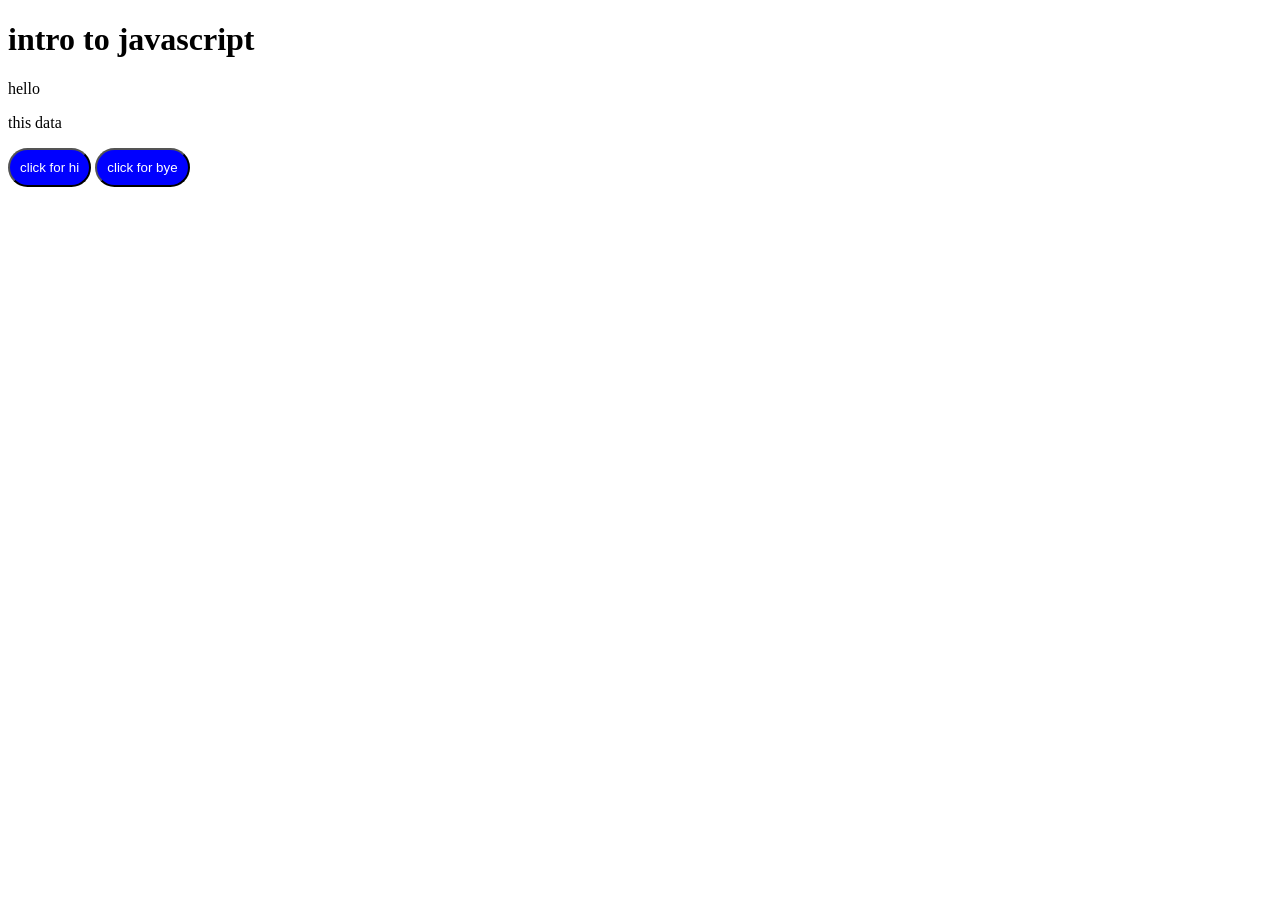
<file: javascript/index.html>
<!doctype html>
<html lang="en">
  <head>
    <meta charset="UTF-8" />
    <meta name="viewport" content="width=device-width, initial-scale=1.0" />
    <link rel="stylesheet" href="index.css" />

    <title>Document</title>
  </head>
  <body>
    <h1>intro to javascript</h1>
    <p>hello</p>
    <div>
      <p>this data</p>
    </div>
    <button id="hibutton" class="test-button">click for hi</button>
    <button id="byebutton" class="test-button">click for bye</button>
    <script src="/javascript/javascript-test.js"></script>
    <script src="/javascript/variables.js"></script>
  </body>
</html>
</file>
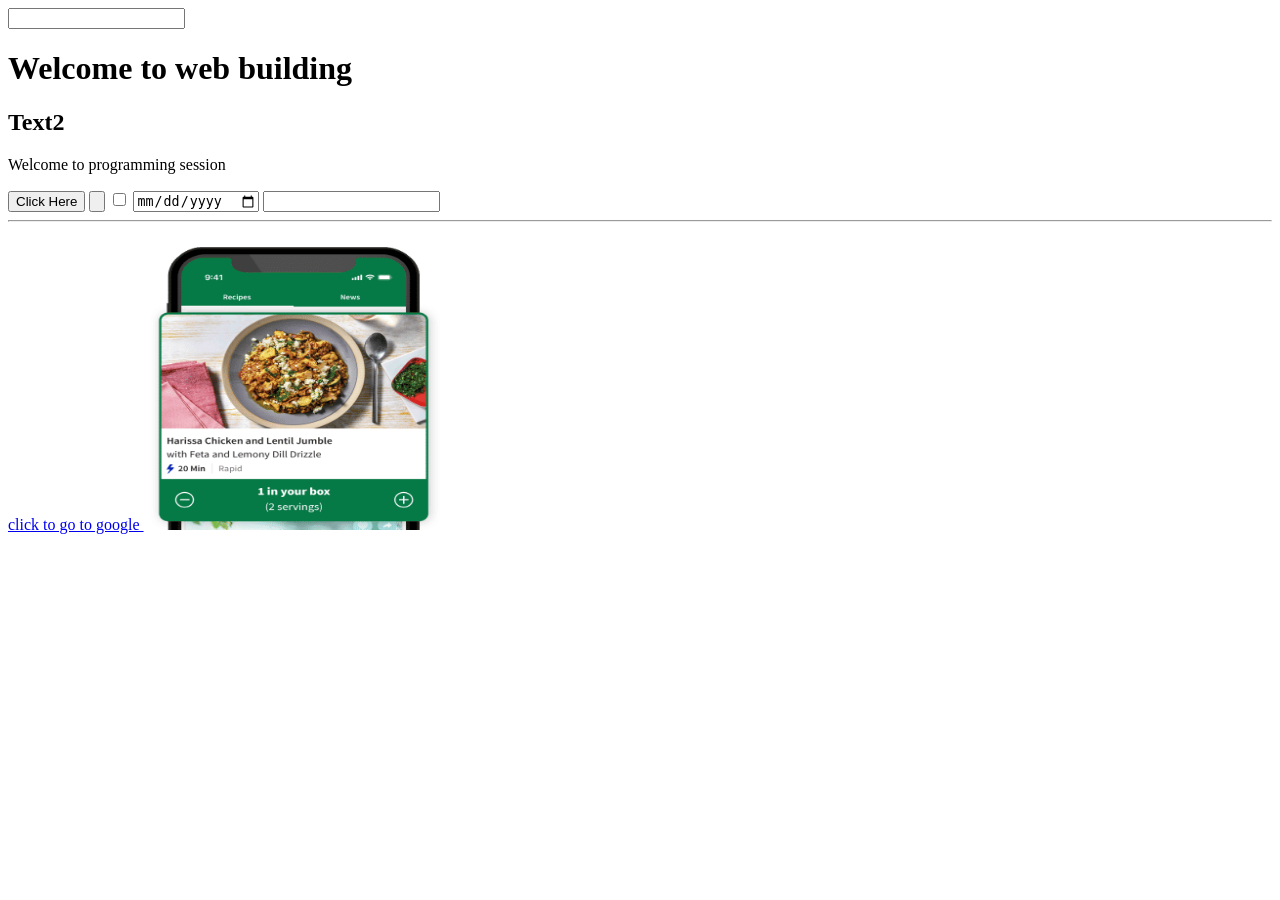
<file: previous/index.html>
<html>
  <input>
    <h1>Welcome to web building</h1>
    <h2>Text2</h2>
    <p>Welcome to programming session</p>
    <button>Click Here</button>

    <input type="button"/>
    <input type="checkbox" />

    <input type="date" />
    <input type="search" />
    <hr/>

   <div class="">
     <a href="http://www.google.com"> click to go to google </a>
    <img  src="./iPhone8plus-UK-01+1.png" width="300" height="300"/>
   </div>


  </body>
</html>
</file>
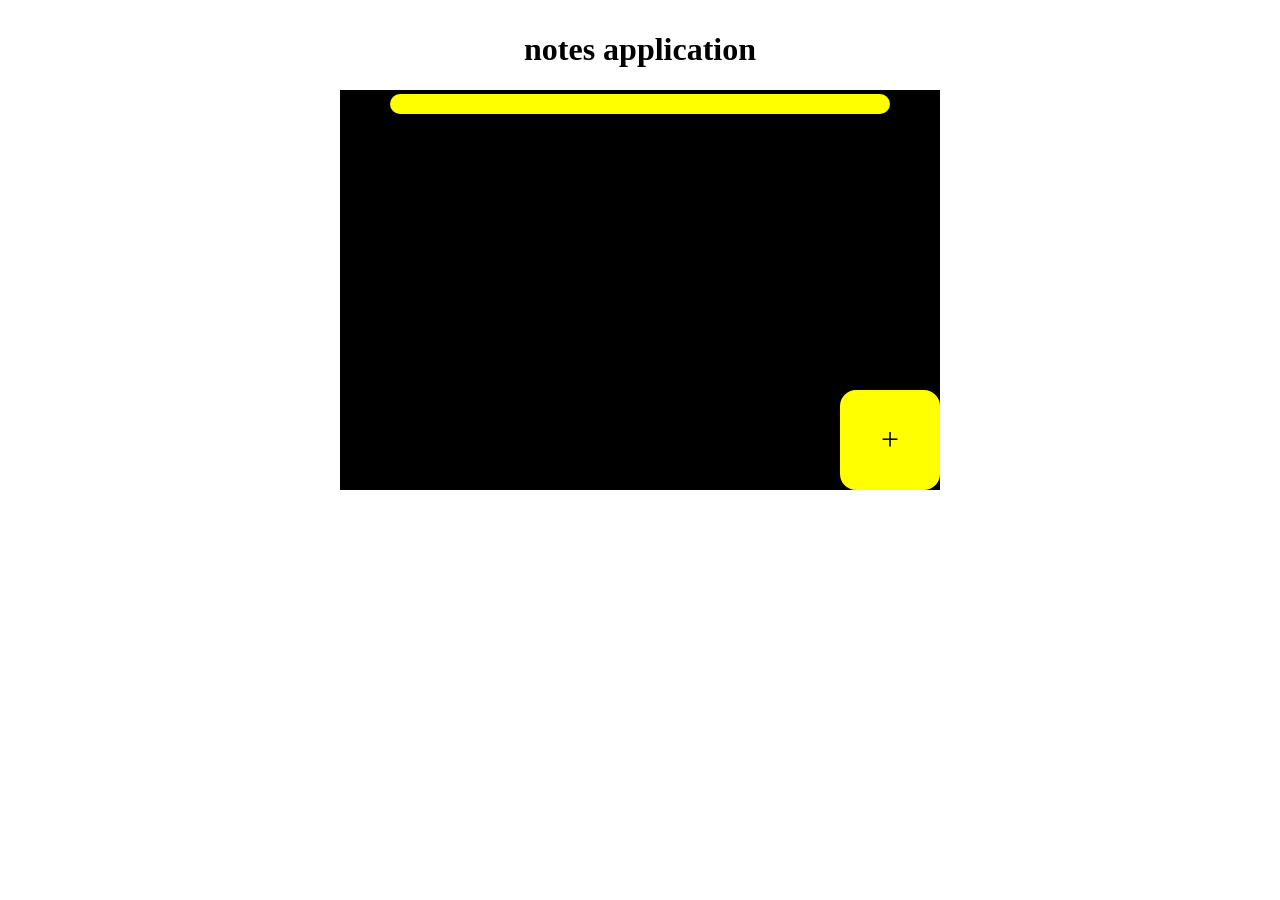
<file: web-app/index.html>
<!doctype html>
<html lang="en">
  <head>
    <meta charset="UTF-8" />
    <meta name="viewport" content="width=device-width, initial-scale=1.0" />
    <link rel="stylesheet" href="style.css" />
    <title>Document</title>
  </head>
  <body>
    <h1>notes application</h1>
    <div class="app-container">
      <div class="notes-container">
        <div class="note"></div>
      </div>

      <div class="add-button">+</div>
    </div>

    <div class="new-note">
      <input type="text" name="" id="textbox" class="text-input" />
    </div>
    <script src="./note.js"></script>
  </body>
</html>
</file>
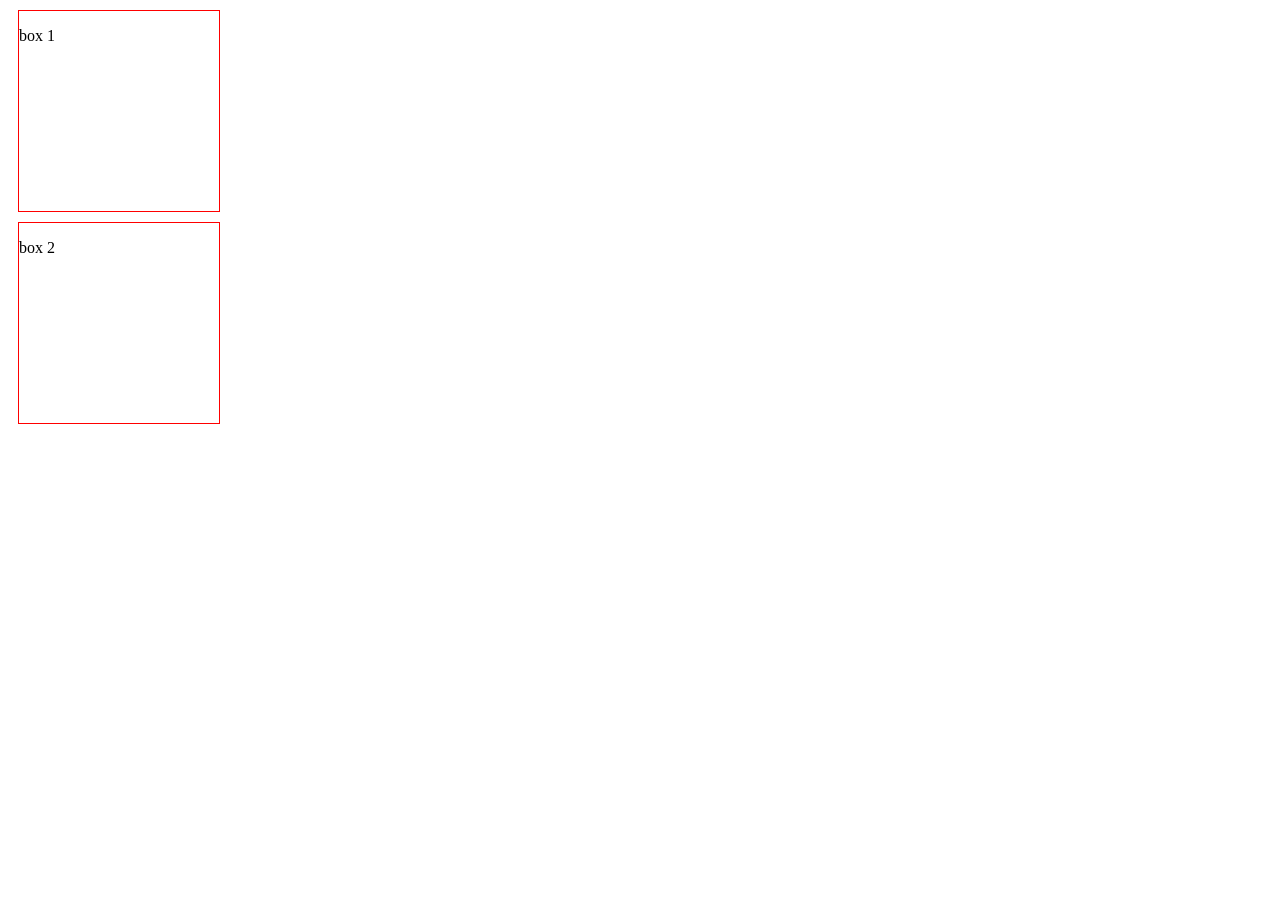
<file: javascript/function.html>
<!doctype html>
<html lang="en">
  <head>
    <link rel="stylesheet" href="./data-structures/function-style.css" />
    <meta charset="UTF-8" />
    <meta name="viewport" content="width=device-width, initial-scale=1.0" />
    <title>Document</title>
  </head>
  <body>
    <div>
      <div class="box1">
        <p>box 1</p>
      </div>
      <div class="box2">
        <p>box 2</p>
      </div>
    </div>
    <script src="./data-structures/function-data.js"></script>
  </body>
</html>
</file>
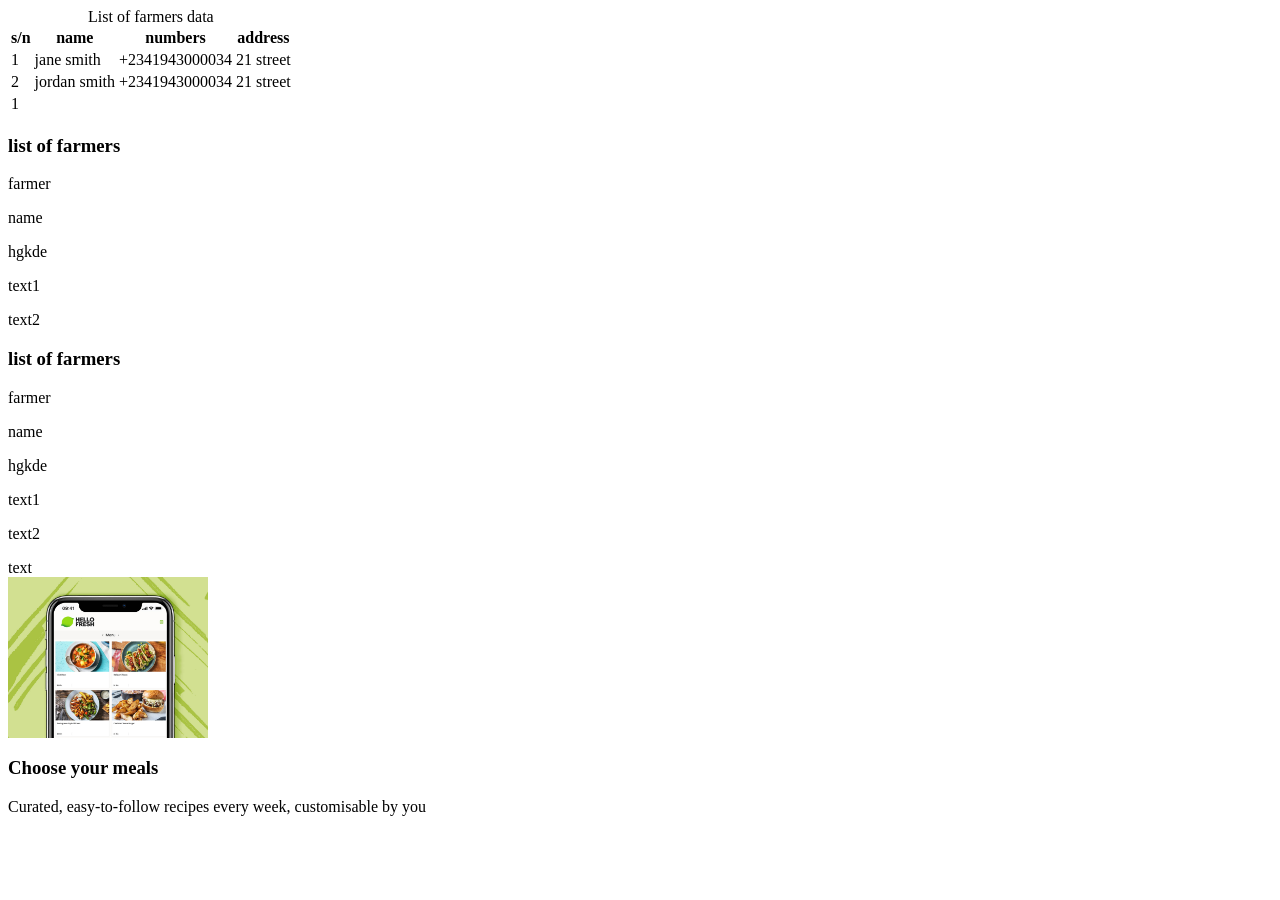
<file: previous/lesson2.html>
<body>
  <table>
    <caption>
      List of farmers data
    </caption>
    <th>s/n</th>
    <th>name</th>
    <th>numbers</th>
    <th>address</th>
    <tr>
      <td>1</td>
      <td>jane smith</td>
      <td>+2341943000034</td>
      <td>21 street</td>
    </tr>
    <tr>
      <td>2</td>
      <td>jordan smith</td>
      <td>+2341943000034</td>
      <td>21 street</td>
    </tr>
    <tr>
      <td>1</td>
    </tr>
  </table>

  <div>
    <h3>list of farmers</h3>
    <p>farmer</p>
    <p>name</p>
    <p>hgkde</p>

    <p>text1</p>
    <p>text2</p>
  </div>

  <div>
    <h3>list of farmers</h3>
    <p>farmer</p>
    <p>name</p>
    <p>hgkde</p>

    <p>text1</p>
    <p>text2</p>
  </div>
  <span> text </span>

  <div>
    <img src="h1.jfif" width="200px" />
    <h3>Choose your meals</h3>
    <p>Curated, easy-to-follow recipes every week, customisable by you</p>
  </div>
  <article></article>
</body>
</file>
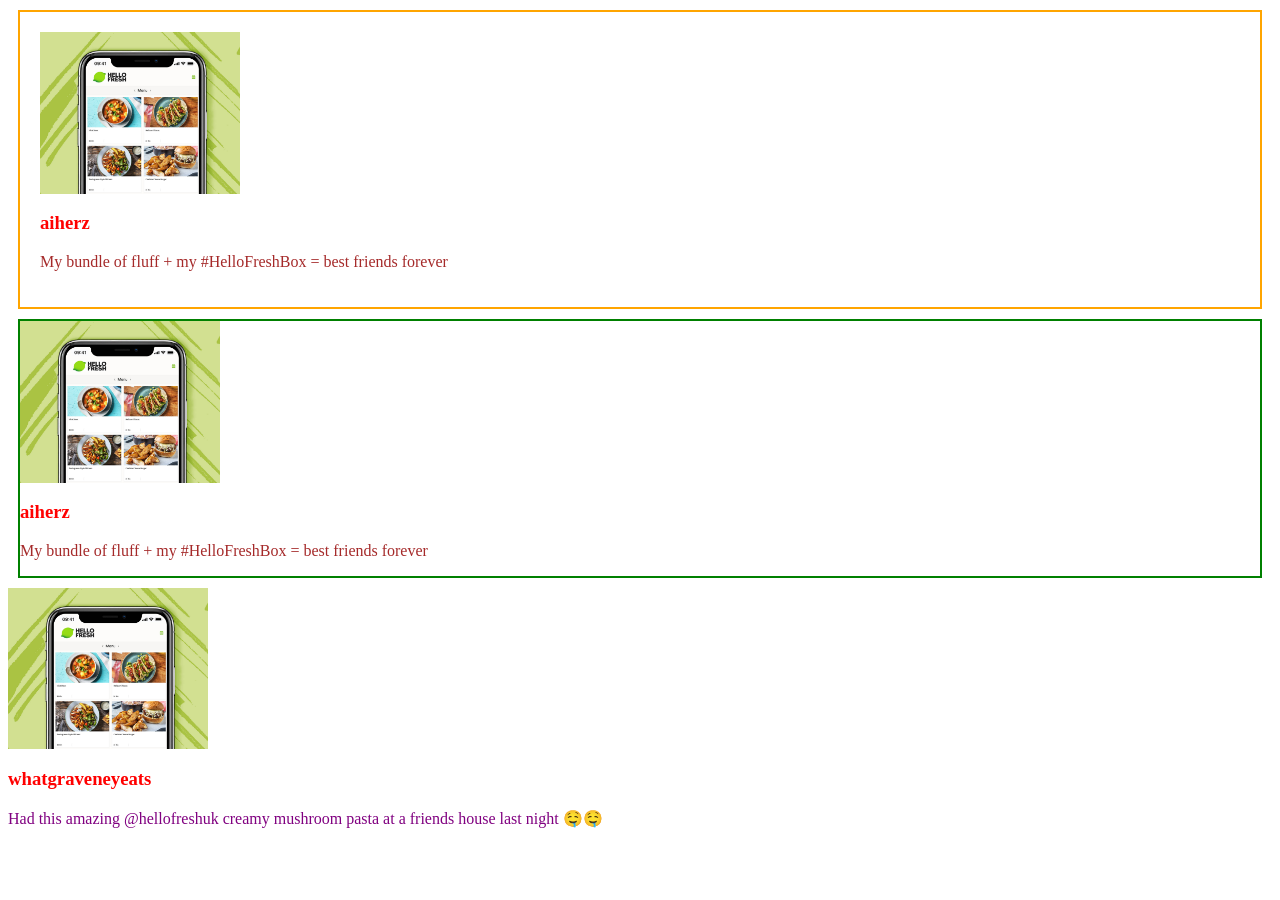
<file: previous/lesson3.html>
<html>
  <head>
    <link rel="stylesheet" href="style.css" />
  </head>

  <body>
    <div class="div1">
      <img src="h1.jfif" width="200" />
      <h3>aiherz</h3>
      <p class="textClass">
        My bundle of fluff + my #HelloFreshBox = best friends forever
      </p>
    </div>
    <div class="div2">
      <img src="h1.jfif" width="200" />
      <h3>aiherz</h3>
      <p class="textClass">
        My bundle of fluff + my #HelloFreshBox = best friends forever
      </p>
    </div>

    <div class="div3">
      <img src="h1.jfif" width="200" />
      <h3>whatgraveneyeats</h3>
      Had this amazing @hellofreshuk creamy mushroom pasta at a friends house
      last night 🤤🤤
    </div>
  </body>
</html>
</file>
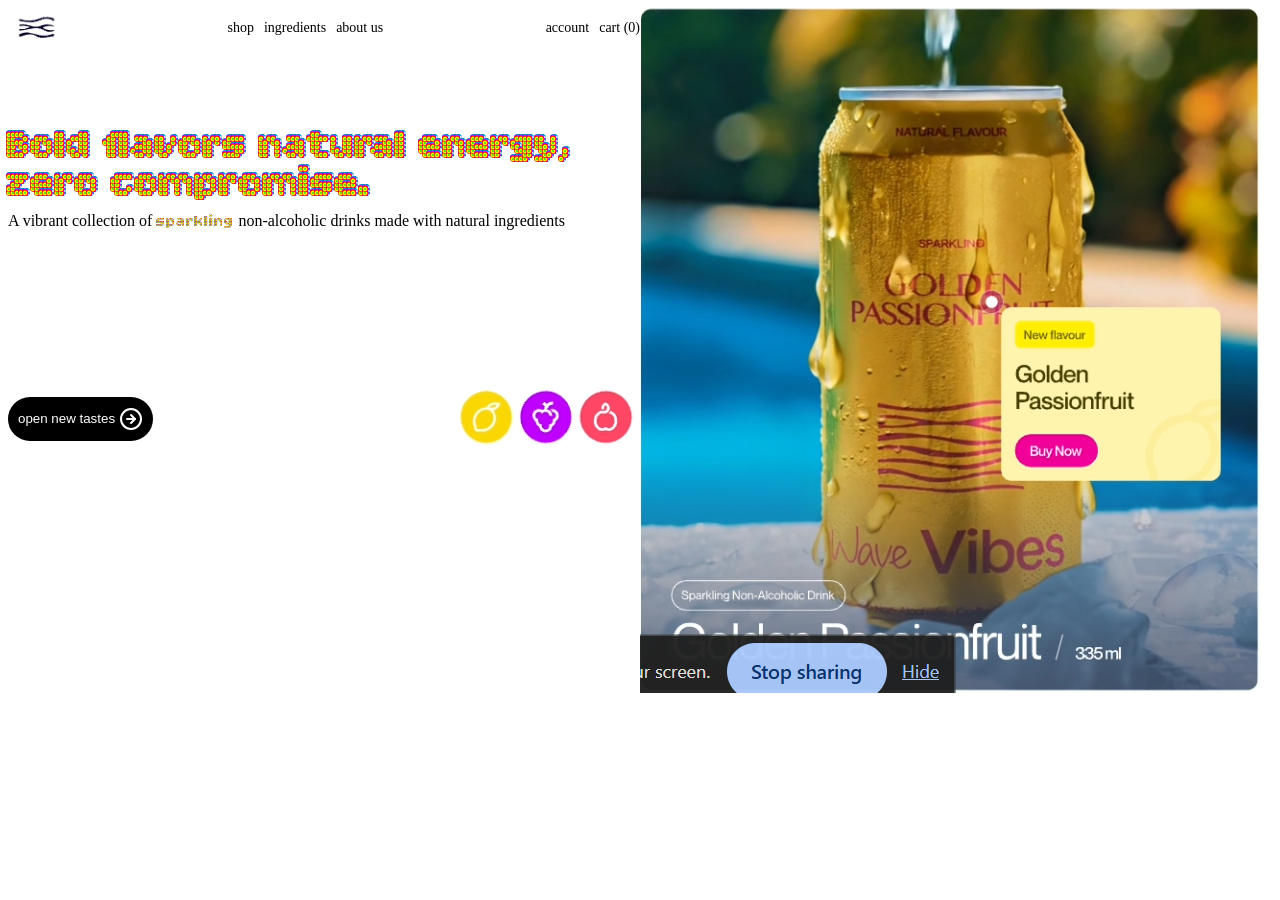
<file: simple-web-page/home.html>
<html>
  <head>
    <link rel="stylesheet" href="./home.css" />
    <link rel="preconnect" href="https://fonts.googleapis.com" />
    <link rel="preconnect" href="https://fonts.gstatic.com" crossorigin />
    <link
      href="https://fonts.googleapis.com/css2?family=Bitcount+Prop+Double+Ink:wght@100..900&display=swap"
      rel="stylesheet"
    />
  </head>
  <body>
    <div class="left-side">
      <nav class="nav-links">
        <div><img src="./logo.png" /></div>
        <div class="shop-links">
          <a href="./shop.html">shop</a>
          <a href="/ingredients">ingredients</a>
          <a href="/about">about us</a>
        </div>
        <div class="account-links">
          <a href="/account">account</a>
          <a href="/cart">cart (0)</a>
        </div>
      </nav>

      <div class="text-body">
        <h2 class="main-text">Bold flavors natural energy, zero compromise.</h2>
        <p class="sub-text">
          A vibrant collection of
          <span class="sparkling-class">sparkling</span> non-alcoholic drinks
          made with natural ingredients
        </p>
      </div>

      <div class="footer">
        <button class="main-button">
          open new tastes
          <svg
            xmlns="http://www.w3.org/2000/svg"
            width="24"
            height="24"
            viewBox="0 0 24 24"
            fill="none"
            stroke="currentColor"
            stroke-width="2"
            stroke-linecap="round"
            stroke-linejoin="round"
            class="lucide lucide-circle-arrow-right-icon lucide-circle-arrow-right"
          >
            <circle cx="12" cy="12" r="10" />
            <path d="m12 16 4-4-4-4" />
            <path d="M8 12h8" />
          </svg>
        </button>
        <img src="./buttons-images.png" alt="buttons images" />
      </div>
    </div>

    <div class="right-side">
      <img src="./can-drink.png" alt="" />
    </div>
  </body>
</html>
</file>
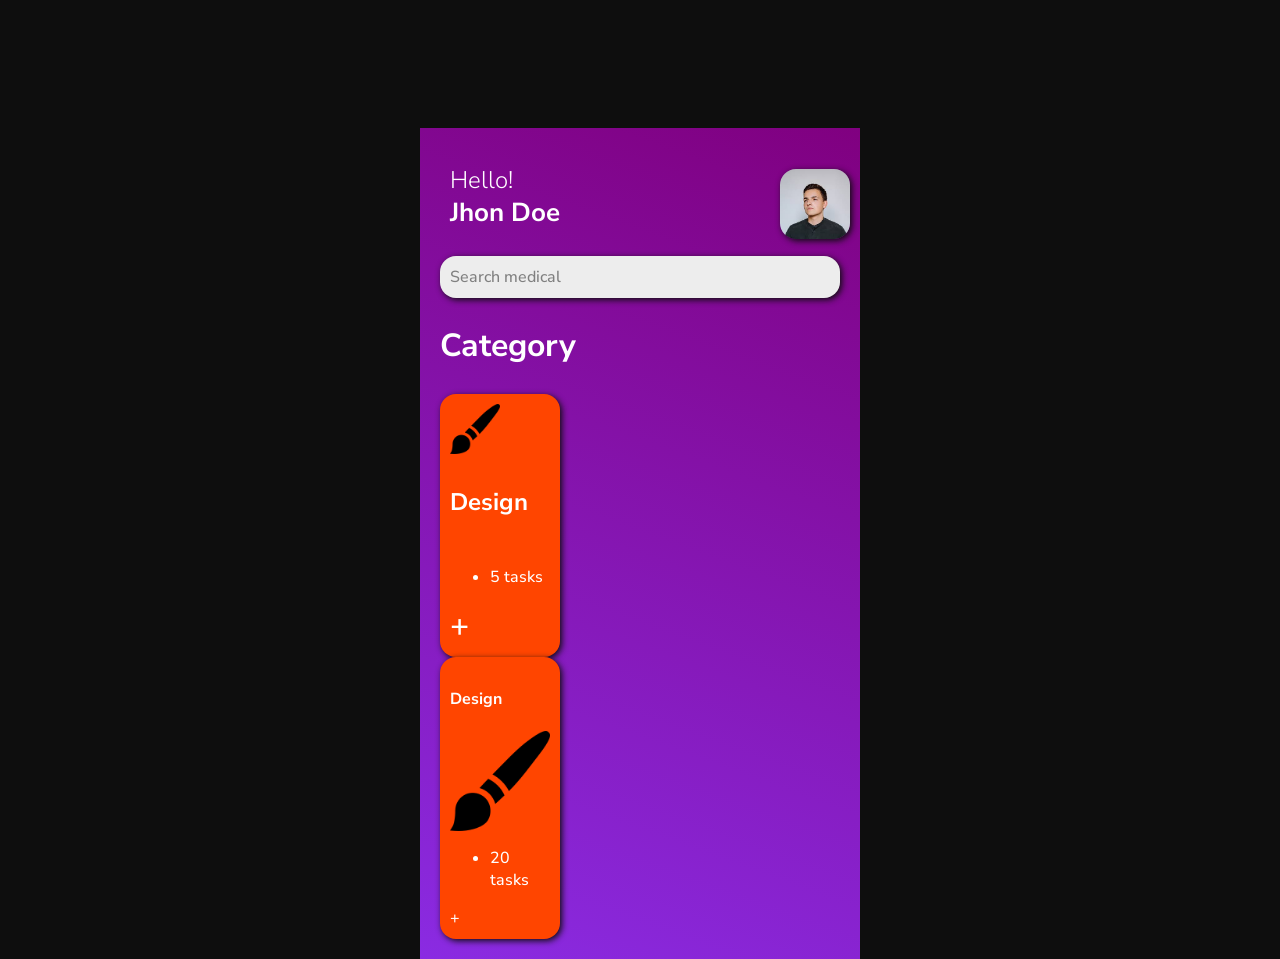
<file: projects/todo-app/ui/homepage.html>
<!doctype html>
<html lang="en">
  <head>
    <meta charset="UTF-8" />
    <meta name="viewport" content="width=device-width, initial-scale=1.0" />
    <title>Managely</title>
    <link rel="stylesheet" href="../css/styles.css" />
    <link rel="preconnect" href="https://fonts.googleapis.com" />
    <link rel="preconnect" href="https://fonts.gstatic.com" crossorigin />
    <link
      href="https://fonts.googleapis.com/css2?family=Nunito+Sans:ital,opsz,wght@0,6..12,200..1000;1,6..12,200..1000&display=swap"
      rel="stylesheet"
    />
  </head>
  <body>
    <main class="main-app">
      <section>
        <!-- user details section -->
        <div class="user-details">
          <div class="greeting">
            <h4 class="greeting-message">Hello!</h4>
            <p class="user-name">Jhon Doe</p>
          </div>
          <div class="user-image">
            <img
              class="user-dp"
              src="../images/user-picture.jpg"
              alt="user image"
            />
          </div>
        </div>
        <!-- search section -->
        <div class="search-section">
          <span></span>
          <div class="search-bar" contenteditable="true">Search medical</div>
          <span class=""></span>
        </div>
      </section>
      <!-- categories section -->
      <section class="categories-section">
        <h1 class="category-title">Category</h1>
        <div class="categoryList">
          <div class="category category-id">
            <img
              src="../images/brush.png"
              alt="brush "
              width="50px"
              height="50px"
            />
            <h4 class="list-title">Design</h4>
            <ul>
              <li>5 tasks</li>
            </ul>
            <span class="add-category">+</span>
          </div>
        </div>
      </section>

      <!-- tasks list section -->
    </main>
    <script type="module" src="../scripts/homepage.js"></script>
  </body>
</html>
</file>
<file: javascript/index.css>
button {
  background-color: blue;
  border-radius: 50px;
  padding: 10px;
  color: white;
}
</file>
<file: web-app/style.css>
body {
  display: flex;
  justify-content: center;
  align-items: center;
  padding: 10px;
  border-radius: 50px;
  flex-direction: column;
  width: 500px;
  margin: 0 auto;
}

.app-container {
  display: flex;
  flex-direction: column;
  background-color: #000;
  min-height: 400px;
  width: 600px;
}
.notes-container {
  display: flex;
  flex-direction: column;
  gap: 2px;
}

.note {
  background-color: yellow;
  width: 80%;
  padding: 10px;
  margin: 4px auto;
  border-radius: 16px;
}

.add-button {
  width: 100px;
  height: 100px;
  color: black;
  background-color: yellow;
  border-radius: 16px;
  margin-left: auto;
  margin-top: auto;
  display: flex;
  justify-content: center;
  align-items: center;
  font-size: 32px;
  cursor: pointer;
}

.new-note {
  background-color: black;
  border: 1px solid yellow;
  color: yellow;
  padding: 8px;
  width: 450px;
  height: 300px;
  border-radius: 16px;
  display: none;
}

.appear {
  display: block;
}

.text-input {
  background-color: yellow;
  color: black;
  width: 90%;
  outline: none;
  padding: 20px;
  border: none;
  border-radius: 16px;
}
</file>
<file: javascript/data-structures/function-style.css>
.box1,
.box2 {
  width: 200px;
  height: 200px;
  border: 1px solid red;
  margin: 10px;
  cursor: pointer;
}

.moveBox {
  background-color: blue;
  transform: translateY(200px);
}
</file>
<file: previous/style.css>
div {
  color: purple;
}

h3 {
  color: red;
}

.div1 {
  color: darkseagreen;
  border: 2px solid blueviolet;
  margin: 10px;
  border: 2px solid orange;
  padding: 20px;
}

.div2 {
  color: gold;
  margin: 10px;
  border: 2px solid green;
}

p {
  color: brown;
}
</file>
<file: simple-web-page/home.css>
body {
  display: flex;
  flex-direction: row;
  font-weight: 400;
  font-family: "Montserrat";
}

.left-side {
  width: 50%;
}

.right-side {
  width: 50%;
}

.nav-links {
  display: flex;
  align-items: center;
  justify-content: space-between;
}
a {
  color: black;
  list-style: none;
  font-weight: 500;
  font-size: 14px;
  text-decoration: none;
}

.shop-links,
.account-links {
  display: flex;
  gap: 10px;
}

.text-body {
  margin-top: 80px;
}
.main-text {
  font-size: 40px;
  font-weight: 900;
  line-height: 38px;
  font-family: "Bitcount Prop Double Ink", sans-serif;
}
.sub-text {
  margin-top: -24px;
}

.footer {
  margin-top: 150px;
  display: flex;
  align-items: center;
  justify-content: space-between;
}
.main-button {
  background-color: black;
  color: white;
  padding: 10px;
  border-radius: 50px;
  outline: none;
  border: none;
  display: flex;
  align-items: center;
  justify-content: center;
  gap: 4px;
  cursor: pointer;
}

.img-text {
  color: white;
  background-color: white;
}

.sparkling-class {
  color: violet;
  font-family: "Bitcount Prop Double Ink";
}
</file>
<file: projects/todo-app/css/styles.css>
:root {
  --custom-box-shadow: #0e0e0e 2px 2px 6px;
  --fancy-background: #0e0e0e;
  --custom-radius: 16px;
  --custom-spacing-y: 16px;
}
body {
  font-family: "Nunito Sans", sans-serif;
  font-family: "Nunito Sans", sans-serif;
  font-optical-sizing: auto;
  font-weight: 500;
  font-style: normal;
  font-variation-settings:
    "wdth" 100,
    "YTLC" 500;

  background-color: var(--fancy-background);
  padding: 0;
  margin: 0;
  box-sizing: border-box;
  display: flex;
  justify-content: center;
  align-items: center;
  padding-top: 10%;
}

.main-app {
  /* background-color: blueviolet; */
  /* direction, color-start, color-stop, color2-start, color2-stop */
  background: linear-gradient(20deg, blueviolet, purple);
  width: 400px;
  min-height: 600px;
  color: white;
  display: flex;
  flex-direction: column;
  padding: 20px;
}

.user-details {
  display: flex;
  justify-content: space-between;
  padding: 0 10px;
  align-items: center;
}

.user-image {
  width: 50px;
  height: 50px;
}
.user-dp {
  /* position: relative; */
  width: 70px;
  height: 70px;
  border-radius: var(--custom-radius);
  box-shadow: var(--custom-box-shadow);
}

.greeting {
  line-height: 6%;
}

.greeting-message {
  font-weight: 300;
  font-size: 24px;
}
.user-name {
  font-weight: bold;
  font-size: 26px;
}

/* search bar */

.search-section {
  margin-top: var(--custom-spacing-y);
}

.search-bar {
  border-radius: var(--custom-radius);
  background-color: #ededed;
  padding: 10px;
  box-shadow: var(--custom-box-shadow);
  color: gray;
}

/* category */

.category-title {
  color: white;
  font-weight: 700;
  font-size: 32px;
}

.category {
  background-color: orangered;
  color: white;
  width: 100px;
  padding: 10px;
  border-radius: var(--custom-radius);
  box-shadow: var(--custom-box-shadow);
  cursor: pointer;
}

.add-category {
  font-size: 32px;
  font-weight: 600;
  display: block;
}
.list-title {
  font-size: 24px;
}

.category {
  display: flex;
  flex-direction: column;
  line-height: normal;
}

.category-list {
  display: flex;
  gap: 10px;
  flex-direction: row;
}
</file>
